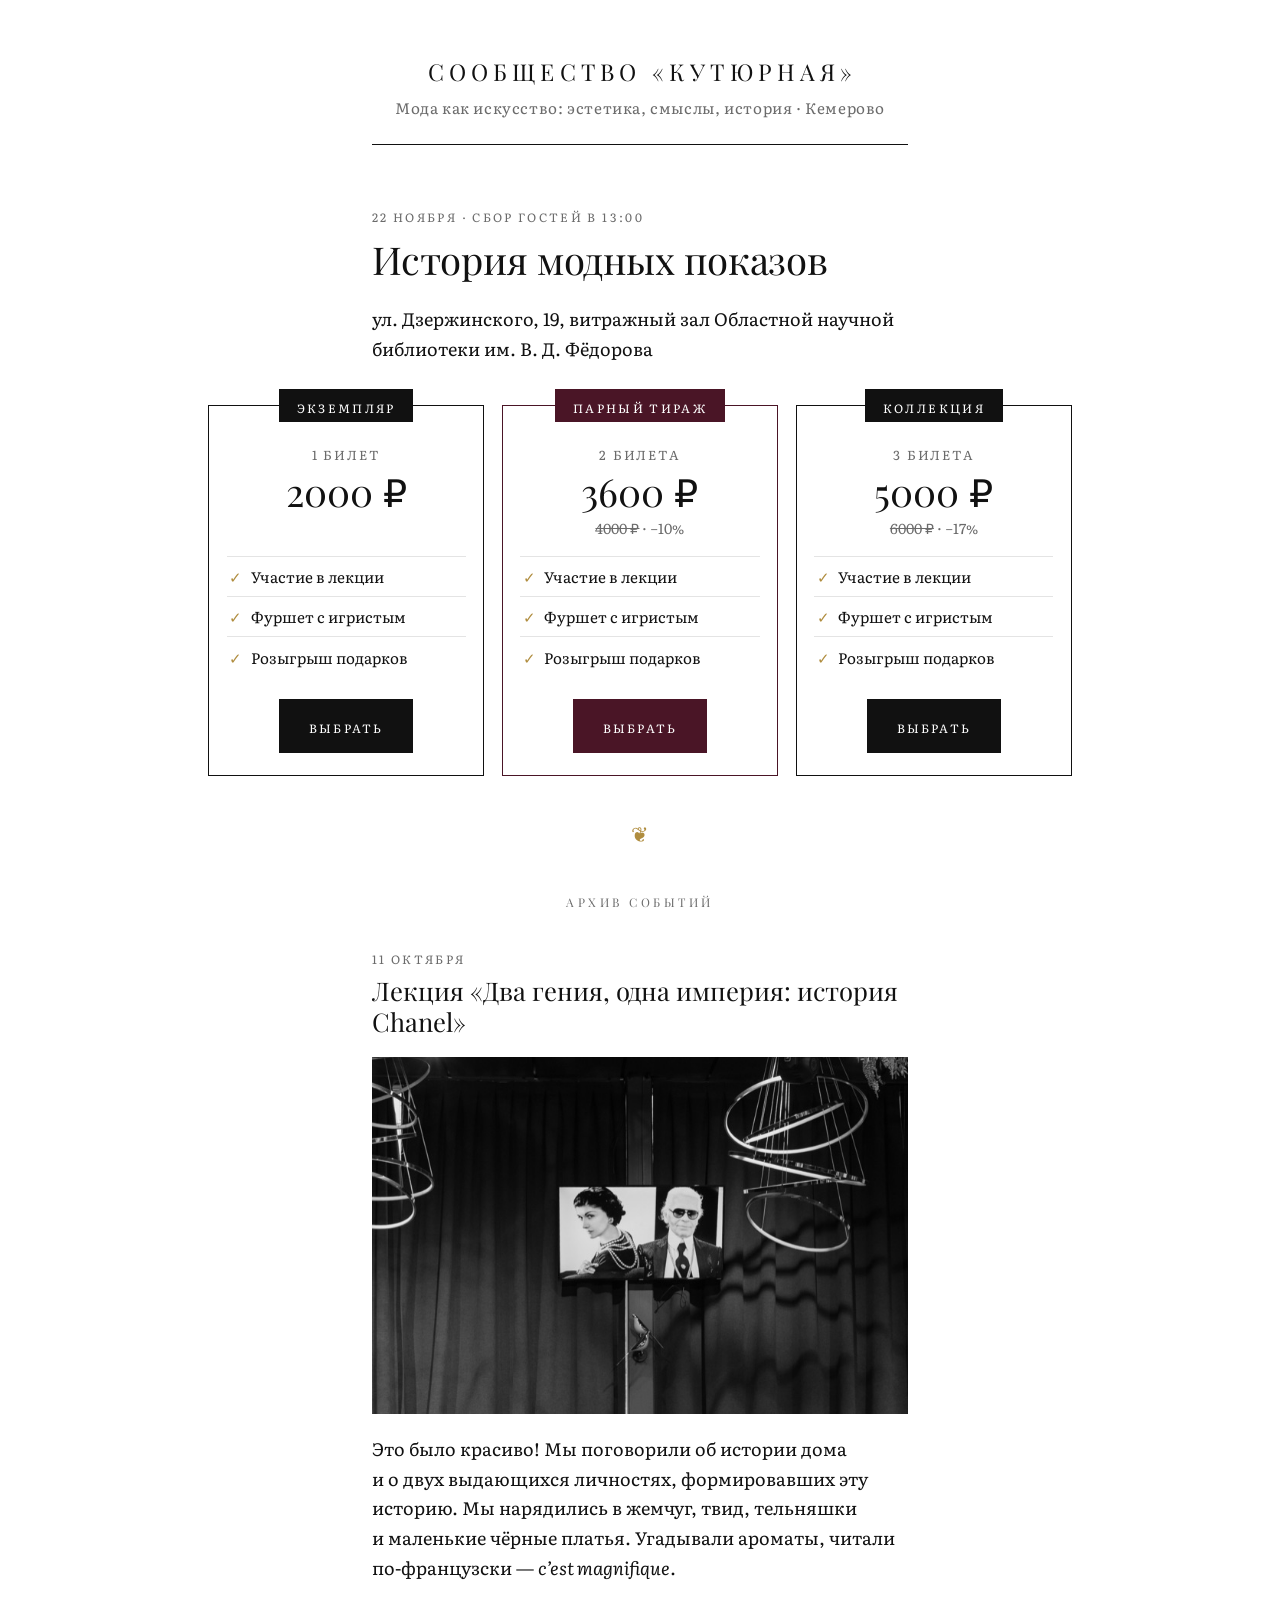
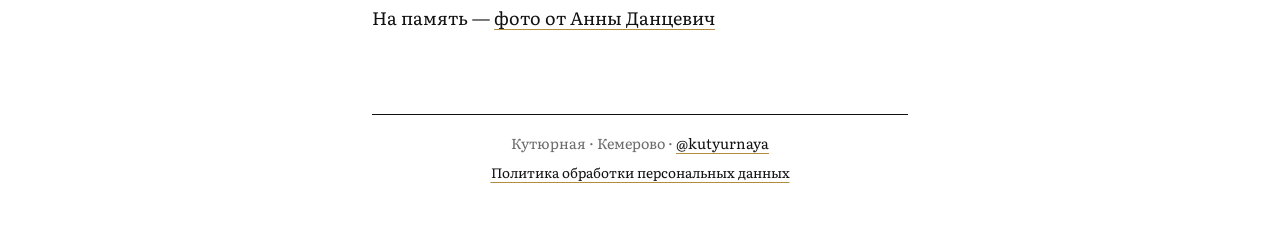
<file: index.html>
<!DOCTYPE html>
<html lang="ru">
<head>
  <meta charset="utf-8">
  <meta name="viewport" content="width=device-width, initial-scale=1">
  <title>История модных показов, 22 ноября — Кутюрная, Кемерово</title>
  <meta name="description" content="Сообщество «Кутюрная», Кемерово. Мода как искусство: эстетика, смыслы, история. Встречи и лекции об истории моды. Анонсы в телеграм-канале @kutyurnaya.">
  <meta property="og:type" content="website">
  <meta property="og:title" content="Сообщество «Кутюрная»">
  <meta property="og:description" content="Мода как искусство: эстетика, смыслы, история · Кемерово. 22 ноября — лекция «История модных показов» в Областной научной библиотеке. Регистрация на сайте.">
  <meta property="og:url" content="https://kutyurnaya.ru/">
  <meta property="og:image" content="https://kutyurnaya.ru/images/chanel-2026-10-11.jpg">
  <meta property="og:locale" content="ru_RU">
  <link rel="icon" href="/favicon.ico" sizes="16x16 32x32">
  <link rel="icon" type="image/png" sizes="32x32" href="/icons/favicon-32.png">
  <link rel="icon" type="image/png" sizes="192x192" href="/icons/favicon-192.png">
  <link rel="apple-touch-icon" sizes="180x180" href="/icons/apple-touch-icon.png">
  <meta name="theme-color" content="#4a1526">
  <link rel="stylesheet" href="/style.css?v=20261106a">
</head>
<body>
  <header class="site-header">
    <p class="site-name">Сообщество «Кутюрная»</p>
    <p class="site-tagline">Мода как искусство: эстетика, смыслы, история&nbsp;·&nbsp;Кемерово</p>
  </header>

  <main>
    <section class="note" id="register">
      <p class="kicker">22 ноября · сбор гостей в&nbsp;13:00</p>
      <h1>История модных показов</h1>
      <p class="event-place">ул.&nbsp;Дзержинского, 19, витражный зал Областной научной библиотеки им.&nbsp;В.&nbsp;Д.&nbsp;Фёдорова</p>
      <div class="tariffs">
        <article class="tariff">
          <p class="tariff-badge">Экземпляр</p>
          <p class="tariff-tickets">1 билет</p>
          <p class="tariff-price">2000&nbsp;₽</p>
          <p class="tariff-old">&nbsp;</p>
          <ul class="tariff-incl"><li>Участие в лекции</li><li>Фуршет с игристым</li><li>Розыгрыш подарков</li></ul>
          <a class="tariff-btn" href="/registraciya/?tarif=ekzemplyar">Выбрать</a>
        </article>
        <article class="tariff tariff--accent">
          <p class="tariff-badge">Парный тираж</p>
          <p class="tariff-tickets">2 билета</p>
          <p class="tariff-price">3600&nbsp;₽</p>
          <p class="tariff-old"><s>4000&nbsp;₽</s> · −10%</p>
          <ul class="tariff-incl"><li>Участие в лекции</li><li>Фуршет с игристым</li><li>Розыгрыш подарков</li></ul>
          <a class="tariff-btn" href="/registraciya/?tarif=para">Выбрать</a>
        </article>
        <article class="tariff">
          <p class="tariff-badge">Коллекция</p>
          <p class="tariff-tickets">3 билета</p>
          <p class="tariff-price">5000&nbsp;₽</p>
          <p class="tariff-old"><s>6000&nbsp;₽</s> · −17%</p>
          <ul class="tariff-incl"><li>Участие в лекции</li><li>Фуршет с игристым</li><li>Розыгрыш подарков</li></ul>
          <a class="tariff-btn" href="/registraciya/?tarif=kollekciya">Выбрать</a>
        </article>
      </div>
    </section>

    <p class="fleuron" aria-hidden="true">❦</p>

    <section class="archive">
      <h2 class="section-title">Архив событий</h2>

      <article class="event">
        <p class="kicker">11 октября</p>
        <h3>Лекция «Два гения, одна империя: история Chanel»</h3>
        <figure class="event-photo">
          <img src="/images/chanel-2026-10-11.jpg" srcset="/images/chanel-2026-10-11-700.jpg 700w, /images/chanel-2026-10-11.jpg 1400w" sizes="(max-width: 40rem) 100vw, 36rem" width="1400" height="933" alt="Портреты Коко Шанель и Карла Лагерфельда на экране во время лекции" loading="lazy">
        </figure>
        <p>Это было красиво! Мы поговорили об&nbsp;истории дома и&nbsp;о&nbsp;двух выдающихся личностях, формировавших эту историю. Мы нарядились в&nbsp;жемчуг, твид, тельняшки и&nbsp;маленькие чёрные платья. Угадывали ароматы, читали по-французски&nbsp;— <i lang="fr">c’est magnifique</i>.</p>
        <p class="event-link">На память&nbsp;— <a href="https://d-anyut.wfolio.pro/disk/11-10-2026-kutyurnaya_shanel-i-lagerfeld-5t42z0">фото от Анны Данцевич</a></p>
      </article>
    </section>
  </main>

  <footer class="site-footer">
    <p>Кутюрная · Кемерово · <a href="https://t.me/Kutyurnaya">@kutyurnaya</a></p>
    <p class="legal-links"><a href="/privacy/">Политика обработки персональных данных</a></p>
  </footer>
</body>
</html>
</file>
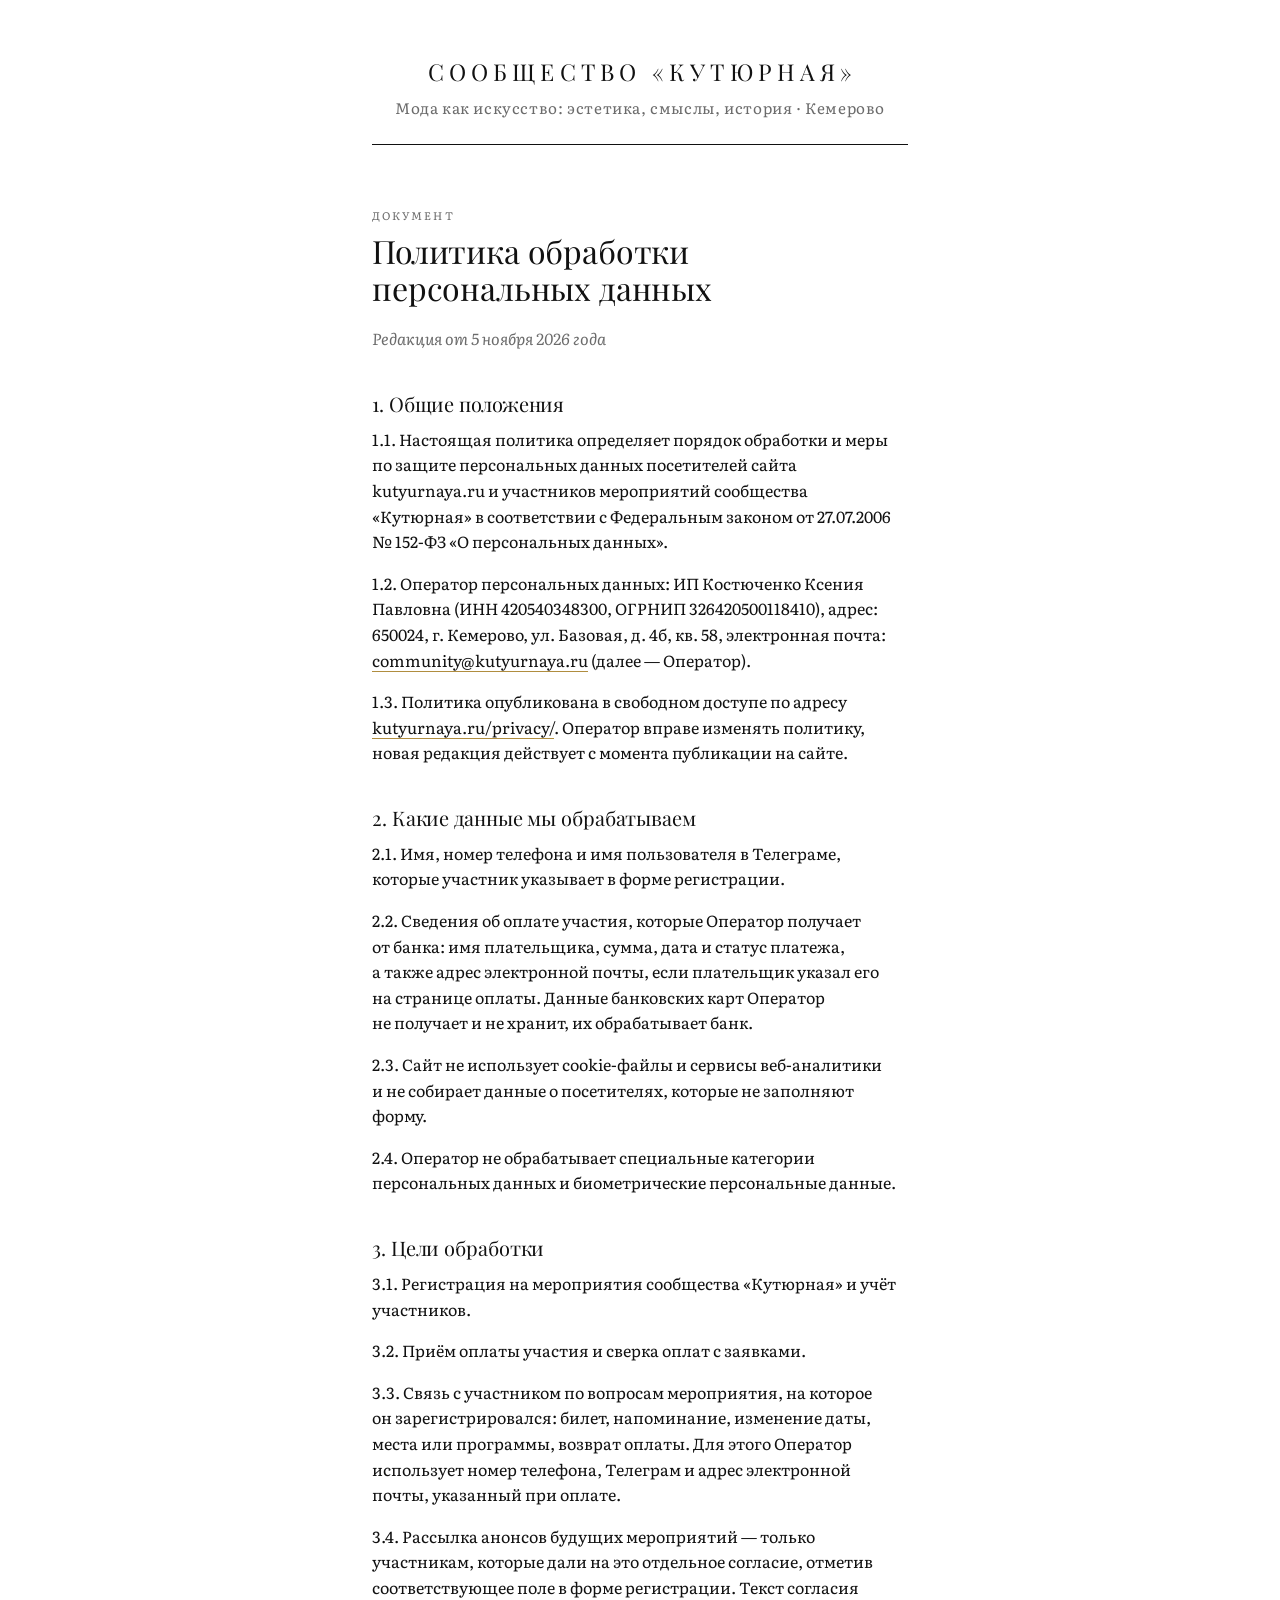
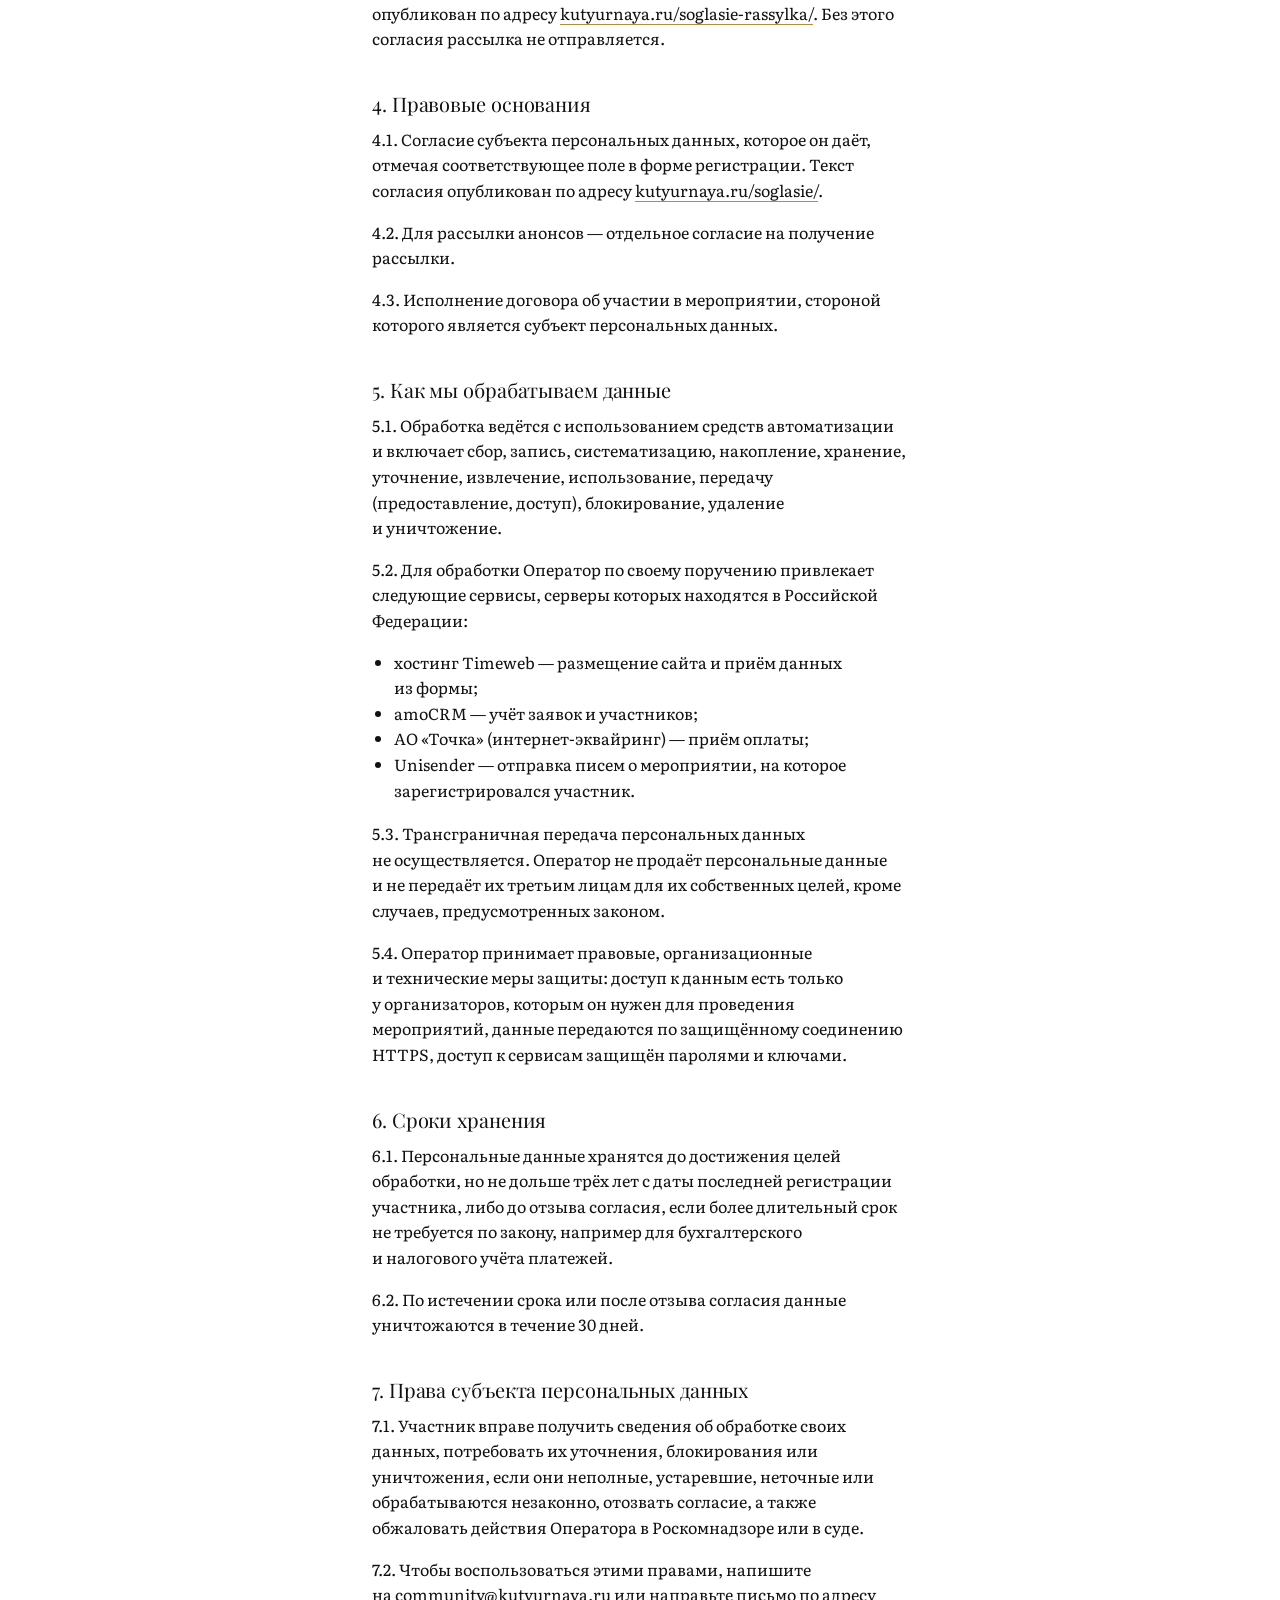
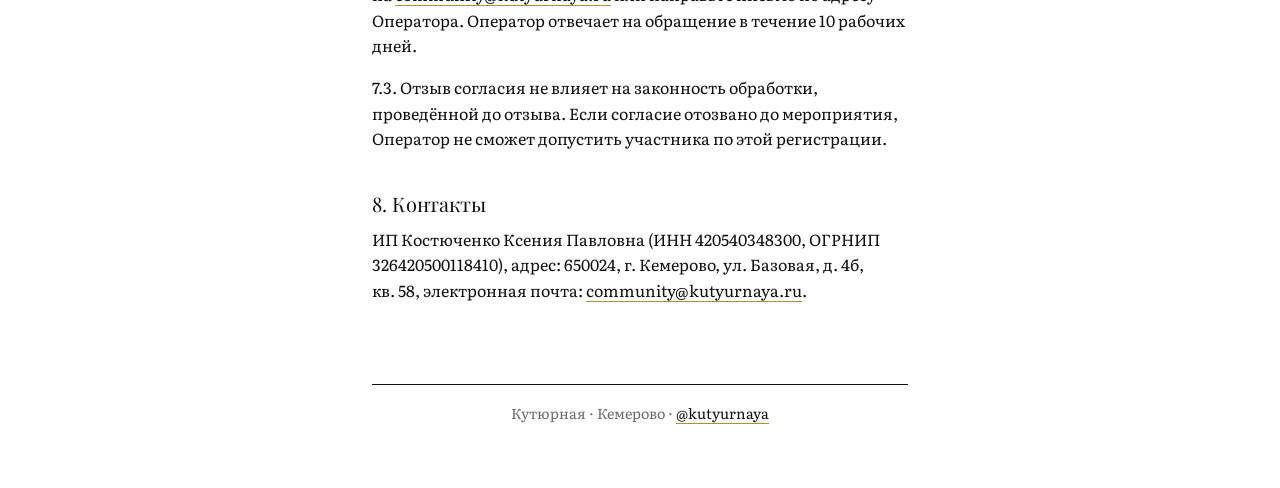
<file: privacy/index.html>
<!DOCTYPE html>
<html lang="ru">
<head>
  <meta charset="utf-8">
  <meta name="viewport" content="width=device-width, initial-scale=1">
  <link rel="icon" href="/favicon.ico" sizes="16x16 32x32">
  <link rel="apple-touch-icon" sizes="180x180" href="/icons/apple-touch-icon.png">
  <link rel="stylesheet" href="/style.css?v=20261104c">
  <title>Политика обработки персональных данных — Кутюрная</title>
  <meta name="description" content="Политика обработки персональных данных сообщества «Кутюрная» на сайте kutyurnaya.ru.">
</head>
<body>
  <header class="site-header">
    <p class="site-name"><a href="/">Сообщество «Кутюрная»</a></p>
    <p class="site-tagline">Мода как искусство: эстетика, смыслы, история&nbsp;·&nbsp;Кемерово</p>
  </header>
  <main>
    <article class="note legal">
      <p class="kicker">Документ</p>
      <h1>Политика обработки персональных данных</h1>
      <p class="legal-date">Редакция от&nbsp;5&nbsp;ноября 2026&nbsp;года</p>

      <h2>1. Общие положения</h2>
      <p>1.1. Настоящая политика определяет порядок обработки и&nbsp;меры по&nbsp;защите персональных данных посетителей сайта kutyurnaya.ru и&nbsp;участников мероприятий сообщества «Кутюрная» в&nbsp;соответствии с&nbsp;Федеральным законом от&nbsp;27.07.2006 №&nbsp;152-ФЗ «О&nbsp;персональных данных».</p>
      <p>1.2. Оператор персональных данных: ИП Костюченко Ксения Павловна (ИНН 420540348300, ОГРНИП 326420500118410), адрес: 650024, г.&nbsp;Кемерово, ул.&nbsp;Базовая, д.&nbsp;4б, кв.&nbsp;58, электронная почта: <a href="mailto:community@kutyurnaya.ru">community@kutyurnaya.ru</a> (далее&nbsp;— Оператор).</p>
      <p>1.3. Политика опубликована в&nbsp;свободном доступе по&nbsp;адресу <a href="https://kutyurnaya.ru/privacy/">kutyurnaya.ru/privacy/</a>. Оператор вправе изменять политику, новая редакция действует с&nbsp;момента публикации на&nbsp;сайте.</p>

      <h2>2. Какие данные мы обрабатываем</h2>
      <p>2.1. Имя, номер телефона и&nbsp;имя пользователя в&nbsp;Телеграме, которые участник указывает в&nbsp;форме регистрации.</p>
      <p>2.2. Сведения об&nbsp;оплате участия, которые Оператор получает от&nbsp;банка: имя плательщика, сумма, дата и&nbsp;статус платежа, а&nbsp;также адрес электронной почты, если плательщик указал его на&nbsp;странице оплаты. Данные банковских карт Оператор не&nbsp;получает и&nbsp;не&nbsp;хранит, их&nbsp;обрабатывает банк.</p>
      <p>2.3. Сайт не&nbsp;использует cookie-файлы и&nbsp;сервисы веб-аналитики и&nbsp;не&nbsp;собирает данные о&nbsp;посетителях, которые не&nbsp;заполняют форму.</p>
      <p>2.4. Оператор не&nbsp;обрабатывает специальные категории персональных данных и&nbsp;биометрические персональные данные.</p>

      <h2>3. Цели обработки</h2>
      <p>3.1. Регистрация на&nbsp;мероприятия сообщества «Кутюрная» и&nbsp;учёт участников.</p>
      <p>3.2. Приём оплаты участия и&nbsp;сверка оплат с&nbsp;заявками.</p>
      <p>3.3. Связь с&nbsp;участником по&nbsp;вопросам мероприятия, на&nbsp;которое он&nbsp;зарегистрировался: билет, напоминание, изменение даты, места или программы, возврат оплаты. Для этого Оператор использует номер телефона, Телеграм и&nbsp;адрес электронной почты, указанный при оплате.</p>
      <p>3.4. Рассылка анонсов будущих мероприятий&nbsp;— только участникам, которые дали на&nbsp;это отдельное согласие, отметив соответствующее поле в&nbsp;форме регистрации. Текст согласия опубликован по&nbsp;адресу <a href="/soglasie-rassylka/">kutyurnaya.ru/soglasie-rassylka/</a>. Без этого согласия рассылка не&nbsp;отправляется.</p>

      <h2>4. Правовые основания</h2>
      <p>4.1. Согласие субъекта персональных данных, которое он&nbsp;даёт, отмечая соответствующее поле в&nbsp;форме регистрации. Текст согласия опубликован по&nbsp;адресу <a href="/soglasie/">kutyurnaya.ru/soglasie/</a>.</p>
      <p>4.2. Для рассылки анонсов&nbsp;— отдельное согласие на&nbsp;получение рассылки.</p>
      <p>4.3. Исполнение договора об&nbsp;участии в&nbsp;мероприятии, стороной которого является субъект персональных данных.</p>

      <h2>5. Как мы обрабатываем данные</h2>
      <p>5.1. Обработка ведётся с&nbsp;использованием средств автоматизации и&nbsp;включает сбор, запись, систематизацию, накопление, хранение, уточнение, извлечение, использование, передачу (предоставление, доступ), блокирование, удаление и&nbsp;уничтожение.</p>
      <p>5.2. Для обработки Оператор по&nbsp;своему поручению привлекает следующие сервисы, серверы которых находятся в&nbsp;Российской Федерации:</p>
      <ul>
        <li>хостинг Timeweb&nbsp;— размещение сайта и&nbsp;приём данных из&nbsp;формы;</li>
        <li>amoCRM&nbsp;— учёт заявок и&nbsp;участников;</li>
        <li>АО «Точка» (интернет-эквайринг)&nbsp;— приём оплаты;</li>
        <li>Unisender&nbsp;— отправка писем о&nbsp;мероприятии, на&nbsp;которое зарегистрировался участник.</li>
      </ul>
      <p>5.3. Трансграничная передача персональных данных не&nbsp;осуществляется. Оператор не&nbsp;продаёт персональные данные и&nbsp;не&nbsp;передаёт их&nbsp;третьим лицам для их&nbsp;собственных целей, кроме случаев, предусмотренных законом.</p>
      <p>5.4. Оператор принимает правовые, организационные и&nbsp;технические меры защиты: доступ к&nbsp;данным есть только у&nbsp;организаторов, которым он&nbsp;нужен для проведения мероприятий, данные передаются по&nbsp;защищённому соединению HTTPS, доступ к&nbsp;сервисам защищён паролями и&nbsp;ключами.</p>

      <h2>6. Сроки хранения</h2>
      <p>6.1. Персональные данные хранятся до&nbsp;достижения целей обработки, но&nbsp;не&nbsp;дольше трёх лет с&nbsp;даты последней регистрации участника, либо до&nbsp;отзыва согласия, если более длительный срок не&nbsp;требуется по&nbsp;закону, например для бухгалтерского и&nbsp;налогового учёта платежей.</p>
      <p>6.2. По&nbsp;истечении срока или после отзыва согласия данные уничтожаются в&nbsp;течение 30&nbsp;дней.</p>

      <h2>7. Права субъекта персональных данных</h2>
      <p>7.1. Участник вправе получить сведения об&nbsp;обработке своих данных, потребовать их&nbsp;уточнения, блокирования или уничтожения, если они неполные, устаревшие, неточные или обрабатываются незаконно, отозвать согласие, а&nbsp;также обжаловать действия Оператора в&nbsp;Роскомнадзоре или в&nbsp;суде.</p>
      <p>7.2. Чтобы воспользоваться этими правами, напишите на&nbsp;<a href="mailto:community@kutyurnaya.ru">community@kutyurnaya.ru</a> или направьте письмо по&nbsp;адресу Оператора. Оператор отвечает на&nbsp;обращение в&nbsp;течение 10&nbsp;рабочих дней.</p>
      <p>7.3. Отзыв согласия не&nbsp;влияет на&nbsp;законность обработки, проведённой до&nbsp;отзыва. Если согласие отозвано до&nbsp;мероприятия, Оператор не&nbsp;сможет допустить участника по&nbsp;этой регистрации.</p>

      <h2>8. Контакты</h2>
      <p>ИП Костюченко Ксения Павловна (ИНН 420540348300, ОГРНИП 326420500118410), адрес: 650024, г.&nbsp;Кемерово, ул.&nbsp;Базовая, д.&nbsp;4б, кв.&nbsp;58, электронная почта: <a href="mailto:community@kutyurnaya.ru">community@kutyurnaya.ru</a>.</p>
    </article>
  </main>
  <footer class="site-footer">
    <p>Кутюрная · Кемерово · <a href="https://t.me/Kutyurnaya">@kutyurnaya</a></p>
  </footer>
</body>
</html>
</file>
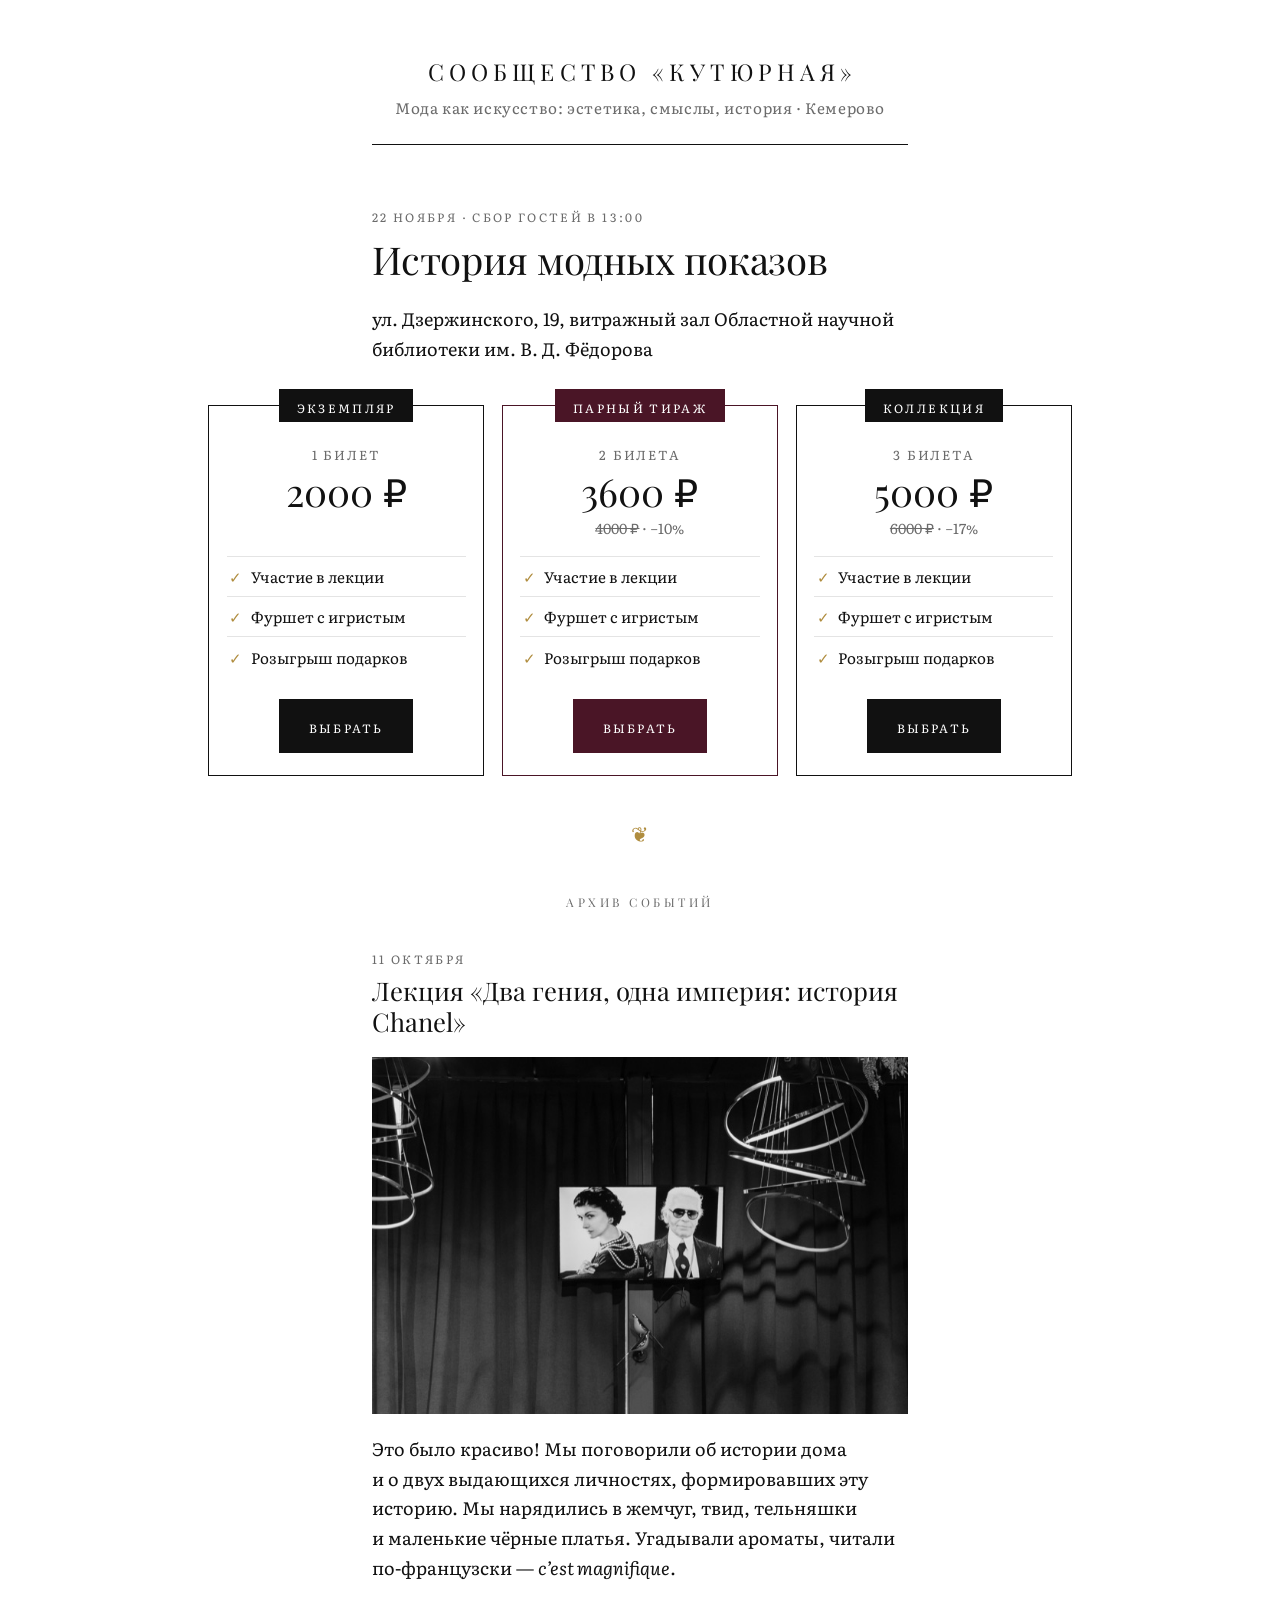
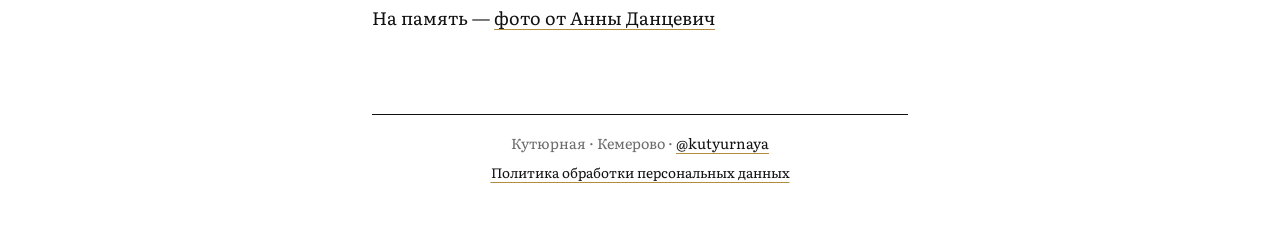
<file: registraciya/index.html>
<!DOCTYPE html>
<html lang="ru">
<head>
  <meta charset="utf-8">
  <meta name="viewport" content="width=device-width, initial-scale=1">
  <meta name="robots" content="noindex">
  <title>Регистрация: История модных показов — Кутюрная</title>
  <link rel="icon" href="/favicon.ico" sizes="16x16 32x32">
  <link rel="icon" type="image/png" sizes="32x32" href="/icons/favicon-32.png">
  <link rel="apple-touch-icon" sizes="180x180" href="/icons/apple-touch-icon.png">
  <meta name="theme-color" content="#4a1526">
  <link rel="stylesheet" href="/style.css?v=20261106a">
  <noscript><meta http-equiv="refresh" content="0; url=/#register"></noscript>
  <script>
    // Тариф из адреса; без тарифа или с неизвестным — назад к карточкам. Цены дублируют server/config.example.php.
    var TARIFFS = {
      ekzemplyar: 'Экземпляр · 1 билет · 2000 ₽',
      para:       'Парный тираж · 2 билета · 3600 ₽',
      kollekciya: 'Коллекция · 3 билета · 5000 ₽'
    };
    var TARIF = new URLSearchParams(location.search).get('tarif');
    if (!Object.prototype.hasOwnProperty.call(TARIFFS, TARIF)) { location.replace('/#register'); }
  </script>
</head>
<body>
  <main>
    <section class="note" id="register">
      <h1>Регистрация</h1>
      <p class="chosen-tariff" id="chosen-tariff"></p>
      <p class="back-link"><a href="/#register">← выбрать другой тариф</a></p>
      <form class="reg-form" method="post" action="/api/register.php">
        <input type="hidden" name="event" value="pokazy-2026-11-22">
        <input type="hidden" name="tarif" id="tarif-field" value="">
        <label>Имя<input name="name" required maxlength="100" autocomplete="name"></label>
        <label>Номер телефона<input name="phone" type="tel" required autocomplete="tel" placeholder="+7 900 000-00-00"></label>
        <label>Телеграм<span class="hint">если нет аккаунта, поставьте прочерк</span><input name="telegram" required maxlength="64" placeholder="@ник"></label>
        <label class="hp" aria-hidden="true">Сайт<input name="website" tabindex="-1" autocomplete="off"></label>
        <label class="consent"><input type="checkbox" name="consent" required> <span>Даю <a href="/soglasie/" target="_blank">согласие на&nbsp;обработку персональных данных</a> в&nbsp;соответствии с&nbsp;<a href="/privacy/" target="_blank">политикой обработки персональных данных</a></span></label>
        <label class="consent"><input type="checkbox" name="newsletter"> <span>Даю <a href="/soglasie-rassylka/" target="_blank">согласие на&nbsp;рассылку</a> анонсов будущих встреч</span></label>
        <button type="submit">Оплатить</button>
      </form>
    </section>
  </main>

  <footer class="site-footer">
    <p>Кутюрная · Кемерово · <a href="https://t.me/Kutyurnaya">@kutyurnaya</a></p>
    <p class="legal-links"><a href="/privacy/">Политика обработки персональных данных</a></p>
  </footer>
  <script>
    (function () {
      if (!TARIFFS[TARIF]) return;
      document.getElementById('chosen-tariff').textContent = TARIFFS[TARIF];
      document.getElementById('tarif-field').value = TARIF;
      var form = document.querySelector('.reg-form');
      var button = form.querySelector('button[type="submit"]');
      var label = button.textContent;
      function reset() { form.classList.remove('is-sending'); button.disabled = false; button.textContent = label; }
      form.addEventListener('submit', function (e) {
        if (form.classList.contains('is-sending')) { e.preventDefault(); return; }
        form.classList.add('is-sending');
        button.disabled = true;
        button.textContent = 'Записываем…';
      });
      window.addEventListener('pageshow', function (e) { if (e.persisted) reset(); });
    })();
  </script>
</body>
</html>
</file>
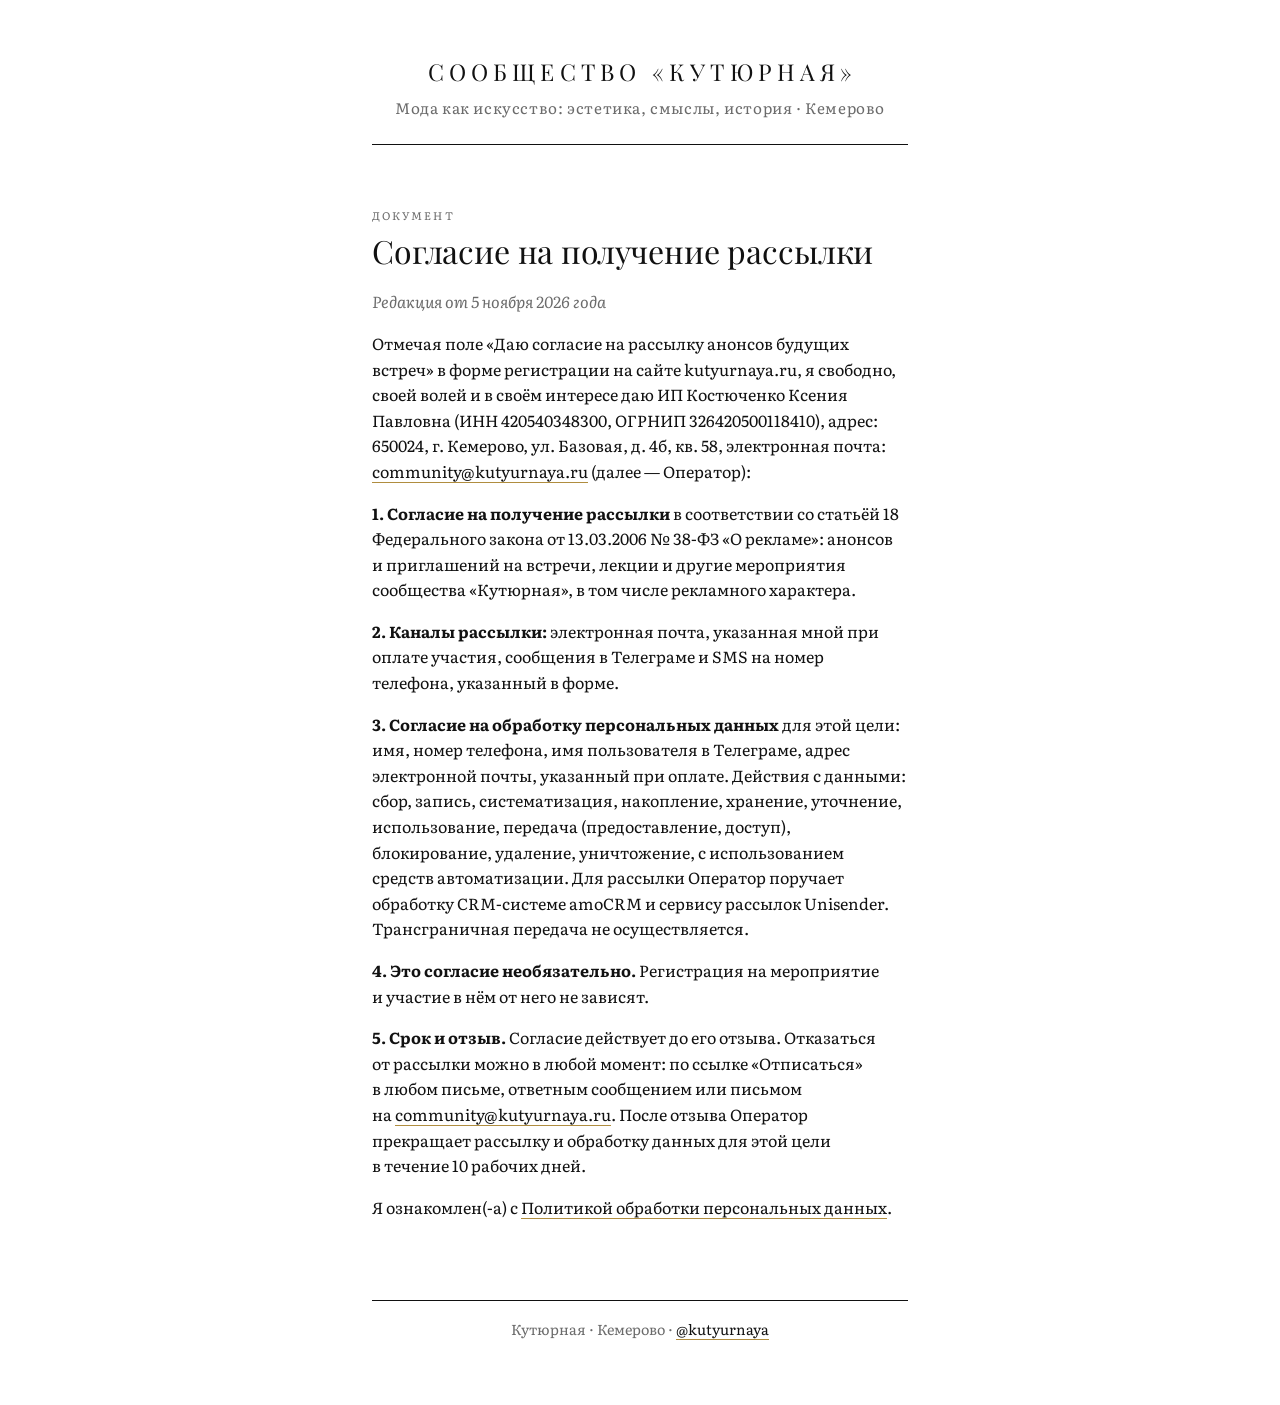
<file: soglasie-rassylka/index.html>
<!DOCTYPE html>
<html lang="ru">
<head>
  <meta charset="utf-8">
  <meta name="viewport" content="width=device-width, initial-scale=1">
  <link rel="icon" href="/favicon.ico" sizes="16x16 32x32">
  <link rel="apple-touch-icon" sizes="180x180" href="/icons/apple-touch-icon.png">
  <link rel="stylesheet" href="/style.css?v=20261104c">
  <title>Согласие на получение рассылки — Кутюрная</title>
  <meta name="description" content="Согласие на получение анонсов мероприятий сообщества «Кутюрная».">
</head>
<body>
  <header class="site-header">
    <p class="site-name"><a href="/">Сообщество «Кутюрная»</a></p>
    <p class="site-tagline">Мода как искусство: эстетика, смыслы, история&nbsp;·&nbsp;Кемерово</p>
  </header>
  <main>
    <article class="note legal">
      <p class="kicker">Документ</p>
      <h1>Согласие на&nbsp;получение рассылки</h1>
      <p class="legal-date">Редакция от&nbsp;5&nbsp;ноября 2026&nbsp;года</p>

      <p>Отмечая поле «Даю согласие на&nbsp;рассылку анонсов будущих встреч» в&nbsp;форме регистрации на&nbsp;сайте kutyurnaya.ru, я&nbsp;свободно, своей волей и&nbsp;в&nbsp;своём интересе даю ИП Костюченко Ксения Павловна (ИНН 420540348300, ОГРНИП 326420500118410), адрес: 650024, г.&nbsp;Кемерово, ул.&nbsp;Базовая, д.&nbsp;4б, кв.&nbsp;58, электронная почта: <a href="mailto:community@kutyurnaya.ru">community@kutyurnaya.ru</a> (далее&nbsp;— Оператор):</p>

      <p><b>1. Согласие на&nbsp;получение рассылки</b> в&nbsp;соответствии со&nbsp;статьёй 18 Федерального закона от&nbsp;13.03.2006 №&nbsp;38-ФЗ «О&nbsp;рекламе»: анонсов и&nbsp;приглашений на&nbsp;встречи, лекции и&nbsp;другие мероприятия сообщества «Кутюрная», в&nbsp;том числе рекламного характера.</p>

      <p><b>2. Каналы рассылки:</b> электронная почта, указанная мной при оплате участия, сообщения в&nbsp;Телеграме и&nbsp;SMS на&nbsp;номер телефона, указанный в&nbsp;форме.</p>

      <p><b>3. Согласие на&nbsp;обработку персональных данных</b> для этой цели: имя, номер телефона, имя пользователя в&nbsp;Телеграме, адрес электронной почты, указанный при оплате. Действия с&nbsp;данными: сбор, запись, систематизация, накопление, хранение, уточнение, использование, передача (предоставление, доступ), блокирование, удаление, уничтожение, с&nbsp;использованием средств автоматизации. Для рассылки Оператор поручает обработку CRM-системе amoCRM и&nbsp;сервису рассылок Unisender. Трансграничная передача не&nbsp;осуществляется.</p>

      <p><b>4. Это согласие необязательно.</b> Регистрация на&nbsp;мероприятие и&nbsp;участие в&nbsp;нём от&nbsp;него не&nbsp;зависят.</p>

      <p><b>5. Срок и&nbsp;отзыв.</b> Согласие действует до&nbsp;его отзыва. Отказаться от&nbsp;рассылки можно в&nbsp;любой момент: по&nbsp;ссылке «Отписаться» в&nbsp;любом письме, ответным сообщением или письмом на&nbsp;<a href="mailto:community@kutyurnaya.ru">community@kutyurnaya.ru</a>. После отзыва Оператор прекращает рассылку и&nbsp;обработку данных для этой цели в&nbsp;течение 10&nbsp;рабочих дней.</p>

      <p>Я&nbsp;ознакомлен(-а) с&nbsp;<a href="/privacy/">Политикой обработки персональных данных</a>.</p>
    </article>
  </main>
  <footer class="site-footer">
    <p>Кутюрная · Кемерово · <a href="https://t.me/Kutyurnaya">@kutyurnaya</a></p>
  </footer>
</body>
</html>
</file>
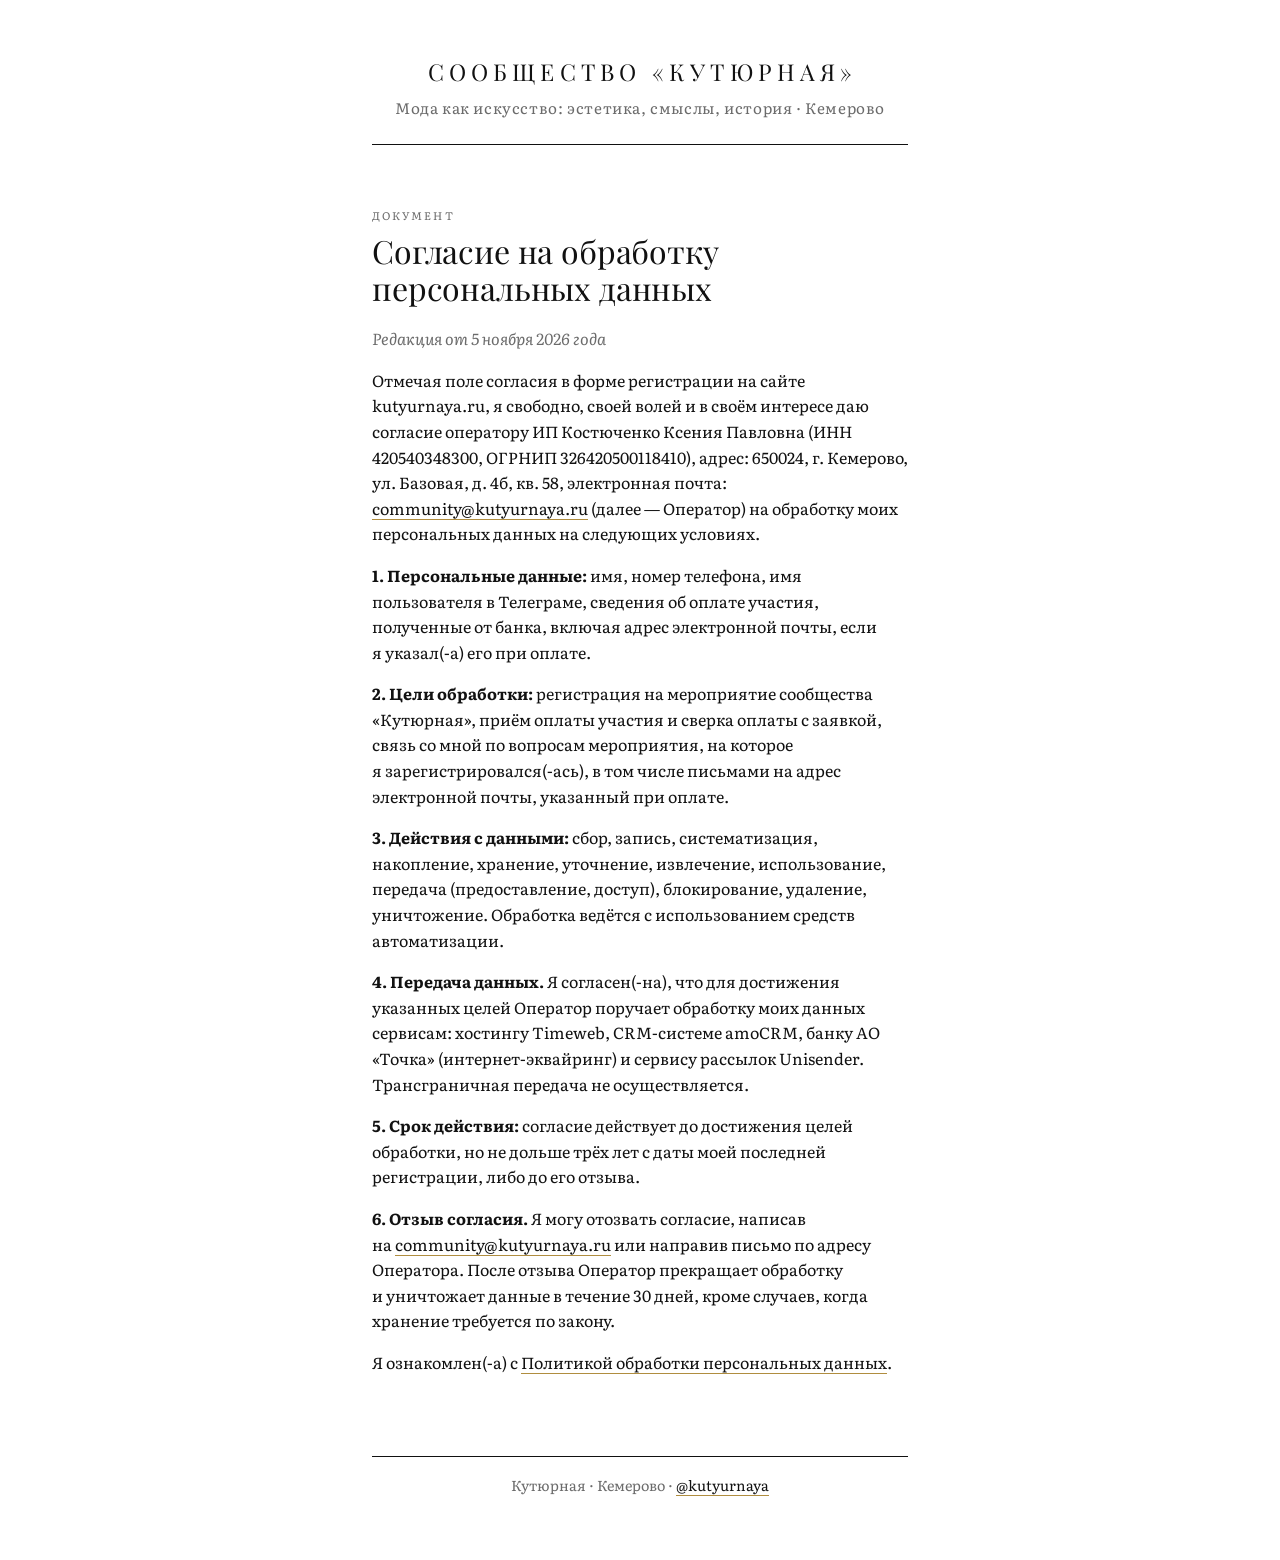
<file: soglasie/index.html>
<!DOCTYPE html>
<html lang="ru">
<head>
  <meta charset="utf-8">
  <meta name="viewport" content="width=device-width, initial-scale=1">
  <link rel="icon" href="/favicon.ico" sizes="16x16 32x32">
  <link rel="apple-touch-icon" sizes="180x180" href="/icons/apple-touch-icon.png">
  <link rel="stylesheet" href="/style.css?v=20261104c">
  <title>Согласие на обработку персональных данных — Кутюрная</title>
  <meta name="description" content="Согласие на обработку персональных данных при регистрации на мероприятия сообщества «Кутюрная».">
</head>
<body>
  <header class="site-header">
    <p class="site-name"><a href="/">Сообщество «Кутюрная»</a></p>
    <p class="site-tagline">Мода как искусство: эстетика, смыслы, история&nbsp;·&nbsp;Кемерово</p>
  </header>
  <main>
    <article class="note legal">
      <p class="kicker">Документ</p>
      <h1>Согласие на&nbsp;обработку персональных данных</h1>
      <p class="legal-date">Редакция от&nbsp;5&nbsp;ноября 2026&nbsp;года</p>

      <p>Отмечая поле согласия в&nbsp;форме регистрации на&nbsp;сайте kutyurnaya.ru, я&nbsp;свободно, своей волей и&nbsp;в&nbsp;своём интересе даю согласие оператору ИП Костюченко Ксения Павловна (ИНН 420540348300, ОГРНИП 326420500118410), адрес: 650024, г.&nbsp;Кемерово, ул.&nbsp;Базовая, д.&nbsp;4б, кв.&nbsp;58, электронная почта: <a href="mailto:community@kutyurnaya.ru">community@kutyurnaya.ru</a> (далее&nbsp;— Оператор) на&nbsp;обработку моих персональных данных на&nbsp;следующих условиях.</p>

      <p><b>1. Персональные данные:</b> имя, номер телефона, имя пользователя в&nbsp;Телеграме, сведения об&nbsp;оплате участия, полученные от&nbsp;банка, включая адрес электронной почты, если я&nbsp;указал(-а) его при оплате.</p>

      <p><b>2. Цели обработки:</b> регистрация на&nbsp;мероприятие сообщества «Кутюрная», приём оплаты участия и&nbsp;сверка оплаты с&nbsp;заявкой, связь со&nbsp;мной по&nbsp;вопросам мероприятия, на&nbsp;которое я&nbsp;зарегистрировался(-ась), в&nbsp;том числе письмами на&nbsp;адрес электронной почты, указанный при оплате.</p>

      <p><b>3. Действия с&nbsp;данными:</b> сбор, запись, систематизация, накопление, хранение, уточнение, извлечение, использование, передача (предоставление, доступ), блокирование, удаление, уничтожение. Обработка ведётся с&nbsp;использованием средств автоматизации.</p>

      <p><b>4. Передача данных.</b> Я&nbsp;согласен(-на), что для достижения указанных целей Оператор поручает обработку моих данных сервисам: хостингу Timeweb, CRM-системе amoCRM, банку АО «Точка» (интернет-эквайринг) и&nbsp;сервису рассылок Unisender. Трансграничная передача не&nbsp;осуществляется.</p>

      <p><b>5. Срок действия:</b> согласие действует до&nbsp;достижения целей обработки, но&nbsp;не&nbsp;дольше трёх лет с&nbsp;даты моей последней регистрации, либо до&nbsp;его отзыва.</p>

      <p><b>6. Отзыв согласия.</b> Я&nbsp;могу отозвать согласие, написав на&nbsp;<a href="mailto:community@kutyurnaya.ru">community@kutyurnaya.ru</a> или направив письмо по&nbsp;адресу Оператора. После отзыва Оператор прекращает обработку и&nbsp;уничтожает данные в&nbsp;течение 30&nbsp;дней, кроме случаев, когда хранение требуется по&nbsp;закону.</p>

      <p>Я&nbsp;ознакомлен(-а) с&nbsp;<a href="/privacy/">Политикой обработки персональных данных</a>.</p>
    </article>
  </main>
  <footer class="site-footer">
    <p>Кутюрная · Кемерово · <a href="https://t.me/Kutyurnaya">@kutyurnaya</a></p>
  </footer>
</body>
</html>
</file>
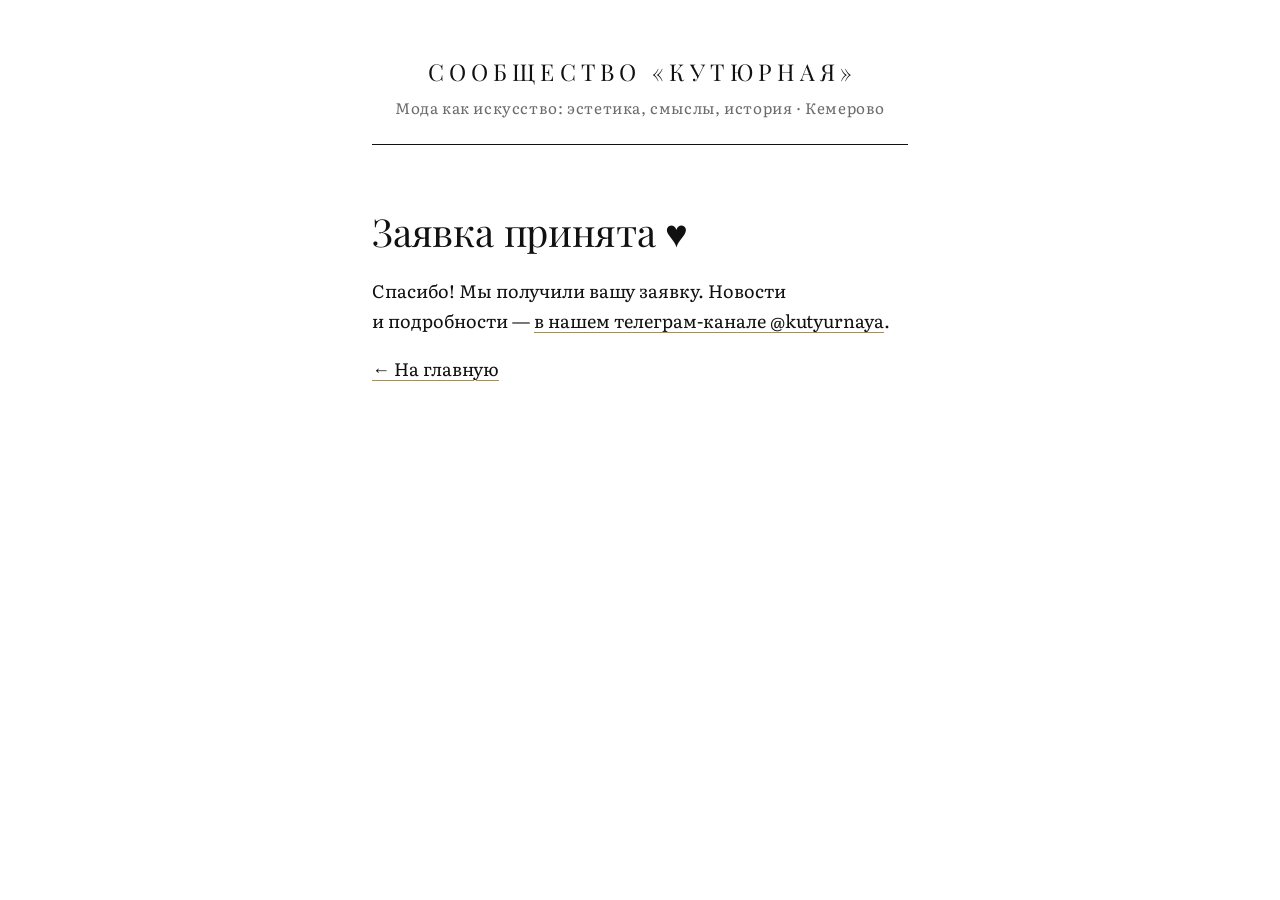
<file: spasibo/index.html>
<!DOCTYPE html>
<html lang="ru">
<head>
  <meta charset="utf-8">
  <meta name="viewport" content="width=device-width, initial-scale=1">
  <meta name="robots" content="noindex">
  <link rel="icon" href="/favicon.ico" sizes="16x16 32x32">
  <link rel="apple-touch-icon" sizes="180x180" href="/icons/apple-touch-icon.png">
  <link rel="stylesheet" href="/style.css?v=20261104c">
  <title>Заявка принята — Кутюрная</title>
</head>
<body>
  <header class="site-header">
    <p class="site-name"><a href="/">Сообщество «Кутюрная»</a></p>
    <p class="site-tagline">Мода как искусство: эстетика, смыслы, история&nbsp;·&nbsp;Кемерово</p>
  </header>
  <main>
    <section class="note">
      <h1>Заявка принята ♥</h1>
      <p>Спасибо! Мы получили вашу заявку. Новости и&nbsp;подробности&nbsp;— <a href="https://t.me/Kutyurnaya">в&nbsp;нашем телеграм-канале @kutyurnaya</a>.</p>
      <p><a href="/">← На главную</a></p>
    </section>
  </main>
</body>
</html>
</file>
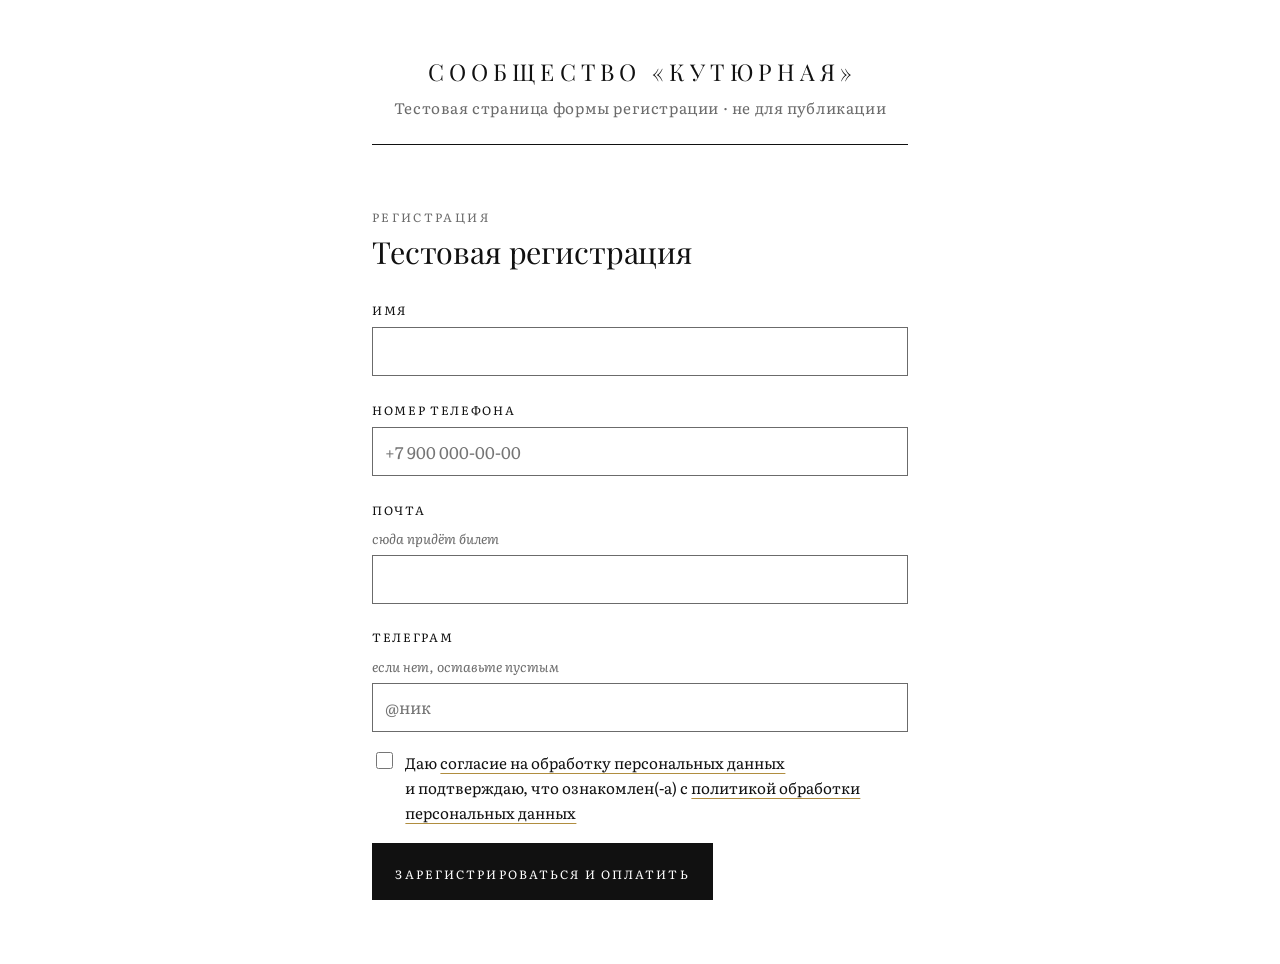
<file: test-form/index.html>
<!DOCTYPE html>
<html lang="ru">
<head>
  <meta charset="utf-8">
  <meta name="viewport" content="width=device-width, initial-scale=1">
  <meta name="robots" content="noindex">
  <link rel="icon" href="/favicon.ico" sizes="16x16 32x32">
  <link rel="apple-touch-icon" sizes="180x180" href="/icons/apple-touch-icon.png">
  <link rel="stylesheet" href="/style.css?v=20261104c">
  <title>Тест формы — Кутюрная</title>
</head>
<body>
  <header class="site-header">
    <p class="site-name"><a href="/">Сообщество «Кутюрная»</a></p>
    <p class="site-tagline">Тестовая страница формы регистрации · не для публикации</p>
  </header>
  <main>
    <section class="note" id="register">
      <p class="kicker">Регистрация</p>
      <h2>Тестовая регистрация</h2>
      <form class="reg-form" method="post" action="/api/register.php">
        <input type="hidden" name="event" value="test">
        <label>Имя<input name="name" required maxlength="100" autocomplete="name"></label>
        <label>Номер телефона<input name="phone" type="tel" required autocomplete="tel" placeholder="+7 900 000-00-00"></label>
        <label>Почта<span class="hint">сюда придёт билет</span><input name="email" type="email" required maxlength="150" autocomplete="email"></label>
        <label>Телеграм<span class="hint">если нет, оставьте пустым</span><input name="telegram" maxlength="64" placeholder="@ник"></label>
        <label class="hp" aria-hidden="true">Сайт<input name="website" tabindex="-1" autocomplete="off"></label>
        <label class="consent"><input type="checkbox" name="consent" required> <span>Даю <a href="/soglasie/" target="_blank">согласие на&nbsp;обработку персональных данных</a> и&nbsp;подтверждаю, что ознакомлен(-а) с&nbsp;<a href="/privacy/" target="_blank">политикой обработки персональных данных</a></span></label>
        <button type="submit">Зарегистрироваться и&nbsp;оплатить</button>
      </form>
    </section>
  </main>
</body>
</html>
</file>
<file: style.css>
/* Палитра «Chanel»: белая бумага, чёрные чернила, золотой акцент */
:root {
  --paper: #ffffff; --ink: #111111; --muted: #6b6b6b; --rule: #111111; --gold: #b08d3f; --accent: #4a1526;
}
@font-face { font-family: "Playfair Display"; src: url(/fonts/playfair-display-v40-cyrillic_latin-regular.woff2) format("woff2"); font-weight: 400; font-display: swap; }
@font-face { font-family: "Playfair Display"; src: url(/fonts/playfair-display-v40-cyrillic_latin-700.woff2) format("woff2"); font-weight: 700; font-display: swap; }
@font-face { font-family: "Playfair Display"; src: url(/fonts/playfair-display-v40-cyrillic_latin-italic.woff2) format("woff2"); font-style: italic; font-display: swap; }
@font-face { font-family: "Literata"; src: url(/fonts/literata-v40-cyrillic_latin-regular.woff2) format("woff2"); font-weight: 400; font-display: swap; }
@font-face { font-family: "Literata"; src: url(/fonts/literata-v40-cyrillic_latin-700.woff2) format("woff2"); font-weight: 700; font-display: swap; }
@font-face { font-family: "Literata"; src: url(/fonts/literata-v40-cyrillic_latin-italic.woff2) format("woff2"); font-style: italic; font-display: swap; }

html { background: var(--paper); color: var(--ink); }
body {
  margin: 0 auto; padding: 3.5rem 1.25rem 4rem; max-width: 36rem; min-height: 100vh;
  box-sizing: border-box; display: flex; flex-direction: column;
  font: 400 1.125rem/1.65 "Literata", "PT Serif", Georgia, serif;
  hyphens: auto; font-feature-settings: "onum" 1;
  -webkit-font-smoothing: antialiased;
}
main { flex: 1; }
p { margin: 0 0 1em; }

h1, h2 { font-family: "Playfair Display", Georgia, serif; font-weight: 400; line-height: 1.15; margin: 0.2em 0 0.6em; letter-spacing: -0.005em; hyphens: manual; }
h1 { font-size: 2.4rem; }
h2 { font-size: 1.9rem; }

a { color: var(--ink); text-decoration: underline; text-decoration-color: var(--gold);
  text-decoration-thickness: 1px; text-underline-offset: 4px; }
a:hover { color: var(--gold); }

.site-header { text-align: center; border-bottom: 1px solid var(--rule); padding-bottom: 1.5rem; margin-bottom: 3.5rem; }
.site-name { font-family: "Playfair Display", Georgia, serif; font-size: 1.45rem; letter-spacing: 0.22em;
  text-transform: uppercase; margin: 0 0 0.5rem; padding-left: 0.22em; line-height: 1.35; }
.site-tagline { color: var(--muted); font-size: 0.95rem; letter-spacing: 0.04em; margin: 0; }

.kicker { font-variant-caps: all-small-caps; letter-spacing: 0.14em; color: var(--muted); margin: 0; font-size: 1.05rem; }

.fleuron { text-align: center; color: var(--gold); font-size: 1.3rem; margin: 2.5rem 0; }

.section-title { font-family: "Playfair Display", Georgia, serif; font-weight: 400; font-size: 1.1rem;
  font-variant-caps: all-small-caps; letter-spacing: 0.2em; color: var(--muted); text-align: center; margin: 0 0 2rem; }
.event h3 { font-family: "Playfair Display", Georgia, serif; font-weight: 400; font-size: 1.6rem; line-height: 1.2;
  margin: 0.2em 0 0.8em; hyphens: manual; }
.event-photo { margin: 0 0 1.25rem; max-width: 100%; }
.event-photo img { display: block; width: 100%; max-width: 100%; height: auto; }
.event-link { margin-top: 1.25rem; }

.heart { color: var(--ink); font-size: 0.95em; }

.cta { margin-top: 1.75rem; }
.cta a { display: inline-block; padding: 0.7rem 1.4rem; border: 1px solid var(--ink);
  text-decoration: none; font-variant-caps: all-small-caps; letter-spacing: 0.12em; font-size: 1.05rem; }
.cta a:hover { background: var(--ink); color: var(--paper); }

.site-footer { margin-top: 4rem; border-top: 1px solid var(--rule); padding-top: 1rem;
  color: var(--muted); font-size: 0.9rem; text-align: center; }
.site-footer p { margin: 0; }

@media (max-width: 480px) {
  body { padding-top: 2.5rem; }
  h1 { font-size: 1.9rem; }
  h2 { font-size: 1.55rem; }
  .event h3 { font-size: 1.35rem; }
  .site-name { font-size: 1.05rem; letter-spacing: 0.16em; padding-left: 0.16em; }
}

/* Форма регистрации */
.site-name a { color: inherit; text-decoration: none; }
.reg-form { display: grid; gap: 1.1rem; margin-top: 1.5rem; }
.reg-form label { display: grid; gap: 0.35rem; font-variant-caps: all-small-caps; letter-spacing: 0.1em; font-size: 1.05rem; }
.reg-form .hint { font-variant-caps: normal; letter-spacing: 0; font-size: 0.85rem; color: var(--muted); font-style: italic; }
.reg-form input:not([type="checkbox"]) { font: inherit; font-variant-caps: normal; letter-spacing: 0; font-size: 1.05rem;
  padding: 0.6rem 0.75rem; border: 1px solid var(--muted); border-radius: 0; background: var(--paper); color: var(--ink); width: 100%; box-sizing: border-box; }
.reg-form input:focus { outline: 2px solid var(--gold); outline-offset: 1px; border-color: var(--ink); }
.reg-form .consent { display: flex; gap: 0.6rem; align-items: baseline; font-variant-caps: normal; letter-spacing: 0; font-size: 0.95rem; }
.reg-form .consent input { accent-color: var(--ink); width: 1.05rem; height: 1.05rem; flex: none; }
.reg-form .hp { position: absolute; left: -10000px; width: 1px; height: 1px; overflow: hidden; }
.reg-form button { font: inherit; font-variant-caps: all-small-caps; letter-spacing: 0.12em; font-size: 1.1rem; cursor: pointer;
  padding: 0.8rem 1.4rem; border: 1px solid var(--ink); background: var(--ink); color: var(--paper); justify-self: start; }
.reg-form button:hover { background: var(--paper); color: var(--ink); }
.reg-form label, .reg-form .consent { transition: opacity 0.2s; }
.reg-form.is-sending label, .reg-form.is-sending .consent { opacity: 0.4; pointer-events: none; }
.reg-form button:disabled { cursor: progress; background: var(--ink); color: var(--paper);
  display: inline-flex; align-items: center; gap: 0.6rem; }
.reg-form button:disabled::before { content: ""; width: 0.9em; height: 0.9em; flex: none; border-radius: 50%;
  border: 1.5px solid rgba(255, 255, 255, 0.35); border-top-color: var(--paper); animation: reg-spin 0.8s linear infinite; }
@keyframes reg-spin { to { transform: rotate(360deg); } }
@media (prefers-reduced-motion: reduce) { .reg-form button:disabled::before { animation-duration: 2.4s; } }

/* Юридические страницы */
.legal h1 { font-size: 2rem; }
.legal h2 { font-size: 1.25rem; margin: 2em 0 0.6em; }
.legal p, .legal li { font-size: 1rem; line-height: 1.6; }
.legal ul { padding-left: 1.2em; margin: 0 0 1em; }
.legal-date { color: var(--muted); font-style: italic; }
.todo { background: #fff3b0; padding: 0 0.2em; }
.site-footer .legal-links { margin-top: 0.4rem; font-size: 0.85rem; }

.event-place { margin: 0 0 0.3rem; }
.event-price { margin: 0 0 0.5rem; font-variant-caps: all-small-caps; letter-spacing: 0.1em; font-size: 1.1rem; }
.form-note { font-size: 0.9rem; color: var(--muted); margin: 0; }
.reg-form .optional { color: var(--muted); font-size: 0.9em; }

/* Тарифы: на компьютере три карточки в ряд (шире колонки текста), на телефоне — лента с пролистыванием */
.tariffs { display: grid; grid-template-columns: repeat(3, minmax(0, 1fr)); gap: 1.1rem;
  width: min(54rem, calc(100vw - 2.5rem)); position: relative; left: 50%; transform: translateX(-50%);
  margin: 1.5rem 0 0; padding-top: 1.1rem; box-sizing: border-box; }
.tariff { display: flex; flex-direction: column; align-items: center; text-align: center;
  border: 1px solid var(--rule); padding: 0 1.1rem 1.4rem; background: var(--paper); }
.tariff-badge { margin: -1.05rem 0 1rem; padding: 0.3rem 1.1rem; background: var(--ink); color: var(--paper);
  font-variant-caps: all-small-caps; letter-spacing: 0.14em; font-size: 1.05rem; line-height: 1.4; white-space: nowrap; }
.tariff-tickets { margin: 0; color: var(--muted); font-variant-caps: all-small-caps; letter-spacing: 0.1em; }
.tariff-price { margin: 0.1rem 0 0; font-family: "Playfair Display", Georgia, serif; font-size: 2.4rem; line-height: 1.1; }
.tariff-old { margin: 0.25rem 0 0; min-height: 1.5em; font-size: 0.9rem; color: var(--muted); }
.tariff-incl { list-style: none; padding: 0; margin: 1rem 0 1.4rem; width: 100%; text-align: left; font-size: 0.95rem; }
.tariff-incl li { position: relative; padding: 0.45rem 0 0.45rem 1.5rem; border-top: 1px solid #e4e4e4; }
.tariff-incl li::before { content: "✓"; position: absolute; left: 0.15rem; color: var(--gold); }
.tariff-btn { margin-top: auto; display: inline-block; padding: 0.7rem 1.8rem; border: 1px solid var(--ink);
  background: var(--ink); color: var(--paper); text-decoration: none;
  font-variant-caps: all-small-caps; letter-spacing: 0.12em; font-size: 1.1rem; }
.tariff-btn:hover { background: var(--paper); color: var(--ink); }
.tariff--accent { border-color: var(--accent); }
.tariff--accent .tariff-badge, .tariff--accent .tariff-btn { background: var(--accent); border-color: var(--accent); }
.tariff--accent .tariff-btn:hover { background: var(--paper); color: var(--accent); }
.chosen-tariff { margin: 1rem 0 0.2rem; font-variant-caps: all-small-caps; letter-spacing: 0.1em; font-size: 1.15rem; }
.back-link { margin: 0 0 0.5rem; font-size: 0.95rem; }

@media (max-width: 640px) {
  .tariffs { display: flex; gap: 0.9rem; overflow-x: auto; scroll-snap-type: x mandatory; overscroll-behavior-x: contain;
    width: 100vw; gap: 0.75rem; padding: 1.1rem 1.25rem 0.5rem; scroll-padding: 0 1.25rem; scrollbar-width: none; }
  .tariffs::-webkit-scrollbar { display: none; }
  .tariff { flex: 0 0 72%; box-sizing: border-box; scroll-snap-align: start; }
}
</file>
